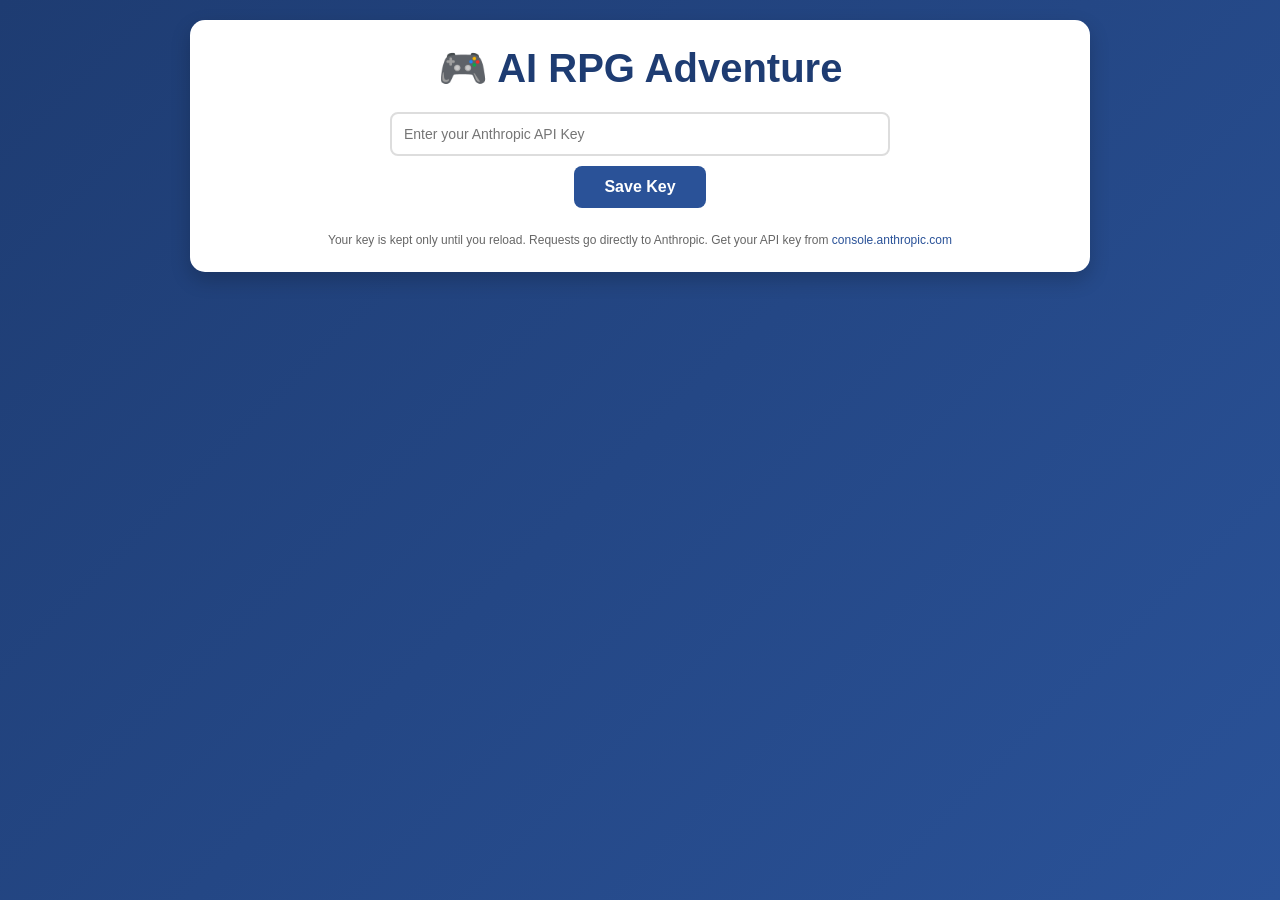
<file: index.html>
<!doctype html>
<html lang="en">
  <head>
    <meta charset="UTF-8" />
    <meta name="viewport" content="width=device-width, initial-scale=1.0" />
    <title>AI RPG Adventure</title>
    <link rel="stylesheet" href="styles.css" />
  </head>
  <body>
    <div class="container">
      <header>
        <h1>🎮 AI RPG Adventure</h1>
        <div class="api-setup" id="apiSetup">
          <input
            type="password"
            id="apiKeyInput"
            aria-label="Anthropic API key"
            aria-describedby="apiKeyStatus"
            placeholder="Enter your Anthropic API Key"
          />
          <button id="saveApiKey">Save Key</button>
          <p id="apiKeyStatus" role="status"></p>
          <p class="api-hint">
            Your key is kept only until you reload. Requests go directly to
            Anthropic. Get your API key from
            <a href="https://console.anthropic.com/" target="_blank"
              >console.anthropic.com</a
            >
          </p>
        </div>
      </header>

      <div class="game-area" id="gameArea" style="display: none">
        <div class="stats-panel">
          <div class="stat">
            <span class="stat-label">❤️ Health:</span>
            <span id="health">100/100</span>
          </div>
          <div class="stat">
            <span class="stat-label">⚔️ Attack:</span>
            <span id="attack">10</span>
          </div>
          <div class="stat">
            <span class="stat-label">🛡️ Defense:</span>
            <span id="defense">5</span>
          </div>
          <div class="stat">
            <span class="stat-label">🪙 Gold:</span>
            <span id="gold">50</span>
          </div>
        </div>

        <div class="story-panel" id="storyPanel">
          <div class="message ai-message">
            Welcome, brave adventurer! Your journey begins in a mysterious land
            filled with danger and treasure. What will you do?
          </div>
        </div>

        <div class="input-area">
          <input
            type="text"
            id="playerInput"
            placeholder="What do you do? (e.g., explore the forest, check inventory, attack)"
            disabled
          />
          <button id="sendAction" disabled>Send</button>
        </div>

        <div class="quick-actions">
          <button class="quick-btn" data-action="look around">
            👁️ Look Around
          </button>
          <button class="quick-btn" data-action="check inventory">
            🎒 Inventory
          </button>
          <button class="quick-btn" data-action="rest">💤 Rest</button>
          <button class="quick-btn" data-action="continue adventure">
            ➡️ Continue
          </button>
        </div>
      </div>

      <div class="loading" id="loading" style="display: none">
        <div class="spinner"></div>
        <p>The AI dungeon master is thinking...</p>
      </div>
    </div>

    <script src="js/state.js"></script>
    <script src="js/dom.js"></script>
    <script src="js/setup.js"></script>
    <script src="js/adventure.js"></script>
    <script src="js/api.js"></script>
    <script src="js/stats.js"></script>
    <script src="js/ui.js"></script>
  </body>
</html>
</file>
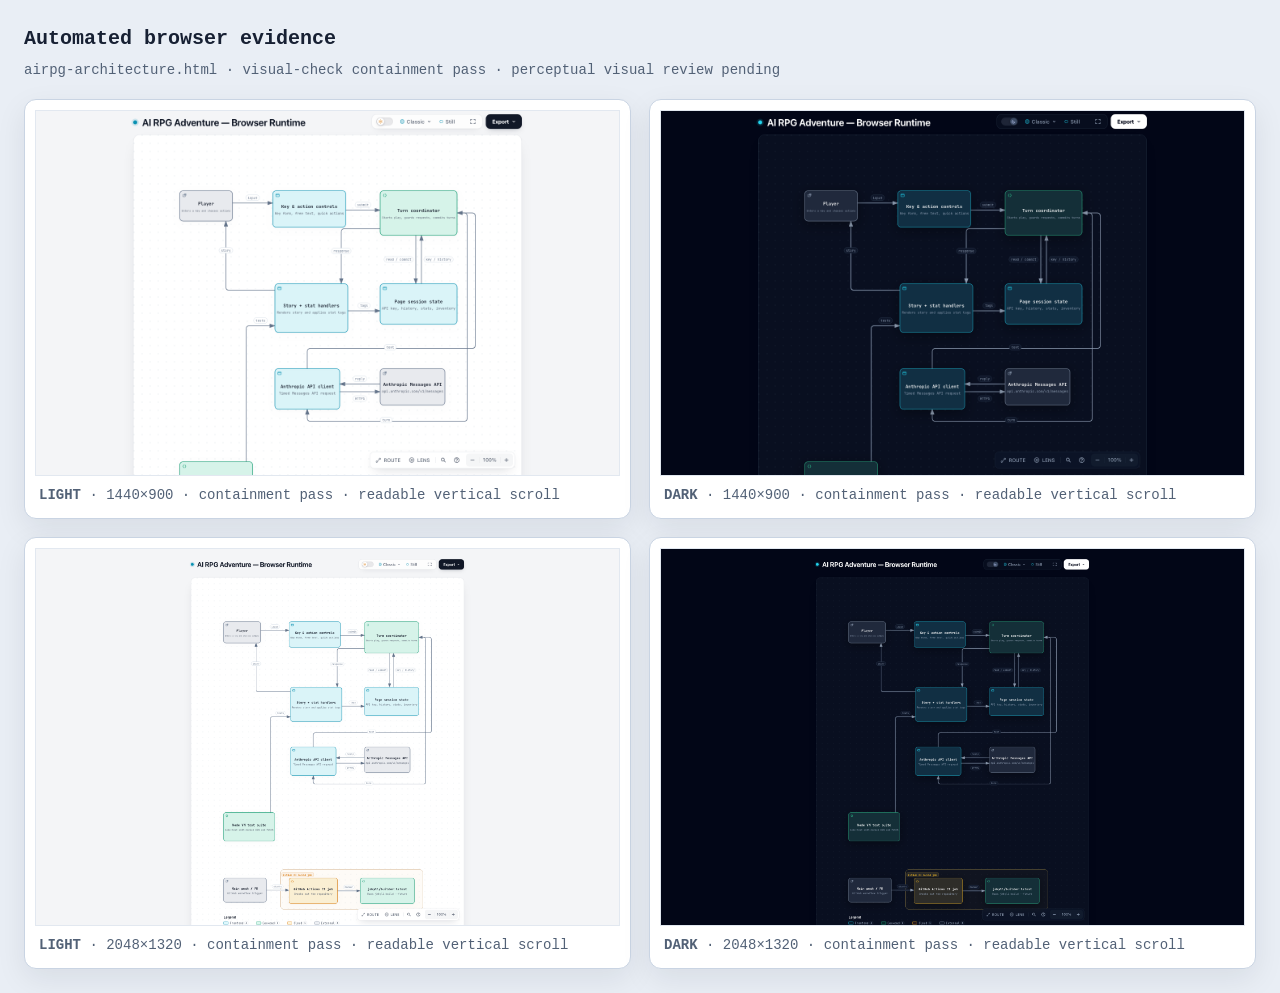
<file: .archify/architecture-airpg-20261024-185327/visual-check-9/airpg-architecture.visual-check.html>
<!doctype html>
<html lang="en">
<head>
<meta charset="utf-8">
<meta name="viewport" content="width=device-width,initial-scale=1">
<title>Archify automated browser evidence · airpg-architecture.html</title>
<style>
*{box-sizing:border-box}body{margin:0;padding:24px;background:#e9eef5;color:#172033;font:14px/1.5 ui-monospace,SFMono-Regular,Menlo,Consolas,monospace}header{max-width:1500px;margin:0 auto 18px}h1{margin:0 0 6px;font-size:20px}p{margin:0;color:#526176}.grid{max-width:1500px;margin:auto;display:grid;grid-template-columns:repeat(2,minmax(0,1fr));gap:18px}figure{margin:0;padding:10px;background:white;border:1px solid #c9d4e3;border-radius:12px;box-shadow:0 10px 30px rgba(15,23,42,.08)}img{display:block;width:100%;height:auto;border:1px solid #e2e8f0}figcaption{padding:9px 4px 2px;color:#526176}@media(max-width:900px){.grid{grid-template-columns:1fr}}
</style>
</head>
<body>
<header><h1>Automated browser evidence</h1><p>airpg-architecture.html · visual-check containment pass · perceptual visual review pending</p></header>
<main class="grid">
      <figure>
        <img src="airpg-architecture.visual-check.1440x900.light.png" alt="light 1440 by 900">
        <figcaption><strong>LIGHT</strong> · 1440×900 · containment pass · readable vertical scroll</figcaption>
      </figure>
      <figure>
        <img src="airpg-architecture.visual-check.1440x900.dark.png" alt="dark 1440 by 900">
        <figcaption><strong>DARK</strong> · 1440×900 · containment pass · readable vertical scroll</figcaption>
      </figure>
      <figure>
        <img src="airpg-architecture.visual-check.2048x1320.light.png" alt="light 2048 by 1320">
        <figcaption><strong>LIGHT</strong> · 2048×1320 · containment pass · readable vertical scroll</figcaption>
      </figure>
      <figure>
        <img src="airpg-architecture.visual-check.2048x1320.dark.png" alt="dark 2048 by 1320">
        <figcaption><strong>DARK</strong> · 2048×1320 · containment pass · readable vertical scroll</figcaption>
      </figure>
</main>
</body>
</html>
</file>
<file: styles.css>
* {
  margin: 0;
  padding: 0;
  box-sizing: border-box;
}

body {
  font-family: "Segoe UI", Tahoma, Geneva, Verdana, sans-serif;
  background: linear-gradient(135deg, #1e3c72 0%, #2a5298 100%);
  min-height: 100vh;
  padding: 20px;
  color: #333;
}

.container {
  max-width: 900px;
  margin: 0 auto;
}

header {
  background: white;
  padding: 25px;
  border-radius: 15px;
  box-shadow: 0 8px 20px rgba(0, 0, 0, 0.2);
  margin-bottom: 20px;
}

h1 {
  text-align: center;
  color: #1e3c72;
  margin-bottom: 20px;
  font-size: 2.5em;
}

.api-setup {
  display: flex;
  flex-direction: column;
  gap: 10px;
  align-items: center;
}

#apiKeyInput {
  width: 100%;
  max-width: 500px;
  padding: 12px;
  border: 2px solid #ddd;
  border-radius: 8px;
  font-size: 14px;
}

#saveApiKey {
  padding: 12px 30px;
  background: #2a5298;
  color: white;
  border: none;
  border-radius: 8px;
  cursor: pointer;
  font-size: 16px;
  font-weight: bold;
  transition: background 0.3s;
}

#saveApiKey:hover {
  background: #1e3c72;
}

.api-hint {
  font-size: 12px;
  color: #666;
  margin-top: 5px;
}

.api-hint a {
  color: #2a5298;
  text-decoration: none;
}

.game-area {
  background: white;
  border-radius: 15px;
  padding: 25px;
  box-shadow: 0 8px 20px rgba(0, 0, 0, 0.2);
}

.stats-panel {
  display: flex;
  justify-content: space-around;
  background: linear-gradient(135deg, #667eea 0%, #764ba2 100%);
  padding: 15px;
  border-radius: 10px;
  margin-bottom: 20px;
  color: white;
}

.stat {
  text-align: center;
}

.stat-label {
  font-weight: bold;
  display: block;
  margin-bottom: 5px;
  font-size: 14px;
}

.stat span:last-child {
  font-size: 20px;
  font-weight: bold;
}

.story-panel {
  background: #f8f9fa;
  border-radius: 10px;
  padding: 20px;
  height: 400px;
  overflow-y: auto;
  margin-bottom: 20px;
  border: 2px solid #e9ecef;
}

.message {
  margin-bottom: 15px;
  padding: 12px 15px;
  border-radius: 8px;
  line-height: 1.6;
  animation: fadeIn 0.3s;
}

@keyframes fadeIn {
  from {
    opacity: 0;
    transform: translateY(10px);
  }
  to {
    opacity: 1;
    transform: translateY(0);
  }
}

.ai-message {
  background: #e3f2fd;
  border-left: 4px solid #2196f3;
}

.player-message {
  background: #fff3e0;
  border-left: 4px solid #ff9800;
}

.system-message {
  background: #f3e5f5;
  border-left: 4px solid #9c27b0;
  font-style: italic;
}

.input-area {
  display: flex;
  gap: 10px;
  margin-bottom: 15px;
}

#playerInput {
  flex: 1;
  padding: 12px;
  border: 2px solid #ddd;
  border-radius: 8px;
  font-size: 16px;
}

#sendAction {
  padding: 12px 25px;
  background: #4caf50;
  color: white;
  border: none;
  border-radius: 8px;
  cursor: pointer;
  font-size: 16px;
  font-weight: bold;
  transition: background 0.3s;
}

#sendAction:hover:not(:disabled) {
  background: #45a049;
}

#sendAction:disabled,
#playerInput:disabled {
  opacity: 0.5;
  cursor: not-allowed;
}

.quick-actions {
  display: flex;
  gap: 10px;
  flex-wrap: wrap;
}

.quick-btn {
  padding: 10px 15px;
  background: #e0e0e0;
  border: 2px solid #bdbdbd;
  border-radius: 8px;
  cursor: pointer;
  font-size: 14px;
  transition: all 0.3s;
}

.quick-btn:hover {
  background: #bdbdbd;
  transform: translateY(-2px);
}

.loading {
  text-align: center;
  padding: 40px;
  background: white;
  border-radius: 15px;
  box-shadow: 0 8px 20px rgba(0, 0, 0, 0.2);
}

.spinner {
  border: 4px solid #f3f3f3;
  border-top: 4px solid #2a5298;
  border-radius: 50%;
  width: 50px;
  height: 50px;
  animation: spin 1s linear infinite;
  margin: 0 auto 20px;
}

@keyframes spin {
  0% {
    transform: rotate(0deg);
  }
  100% {
    transform: rotate(360deg);
  }
}

.loading p {
  color: #666;
  font-size: 16px;
}

/* Scrollbar styling */
.story-panel::-webkit-scrollbar {
  width: 8px;
}

.story-panel::-webkit-scrollbar-track {
  background: #f1f1f1;
  border-radius: 10px;
}

.story-panel::-webkit-scrollbar-thumb {
  background: #888;
  border-radius: 10px;
}

.story-panel::-webkit-scrollbar-thumb:hover {
  background: #555;
}

/* Responsive design */
@media (max-width: 768px) {
  h1 {
    font-size: 1.8em;
  }

  .stats-panel {
    flex-wrap: wrap;
    gap: 10px;
  }

  .stat {
    flex: 1 1 40%;
  }

  .story-panel {
    height: 300px;
  }

  .quick-actions {
    justify-content: center;
  }

  .quick-btn {
    flex: 1 1 45%;
  }
}
</file>
